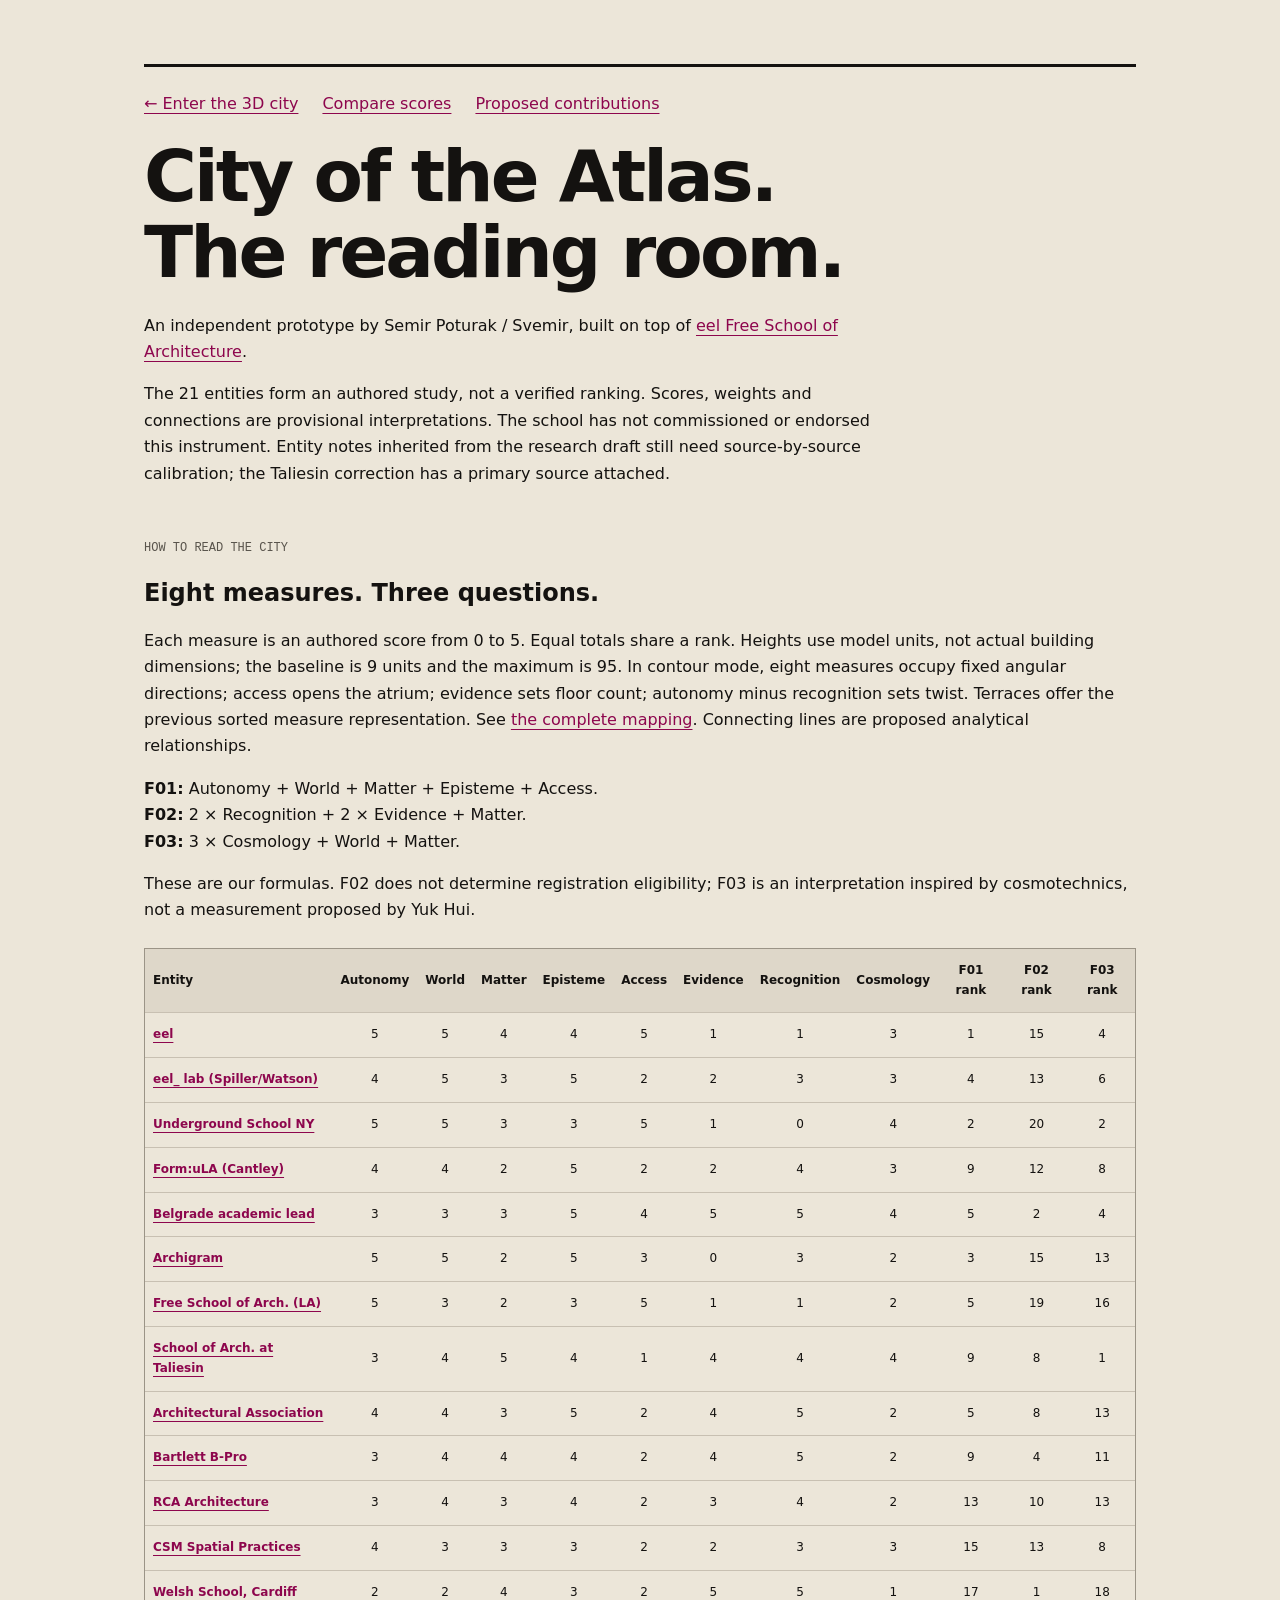
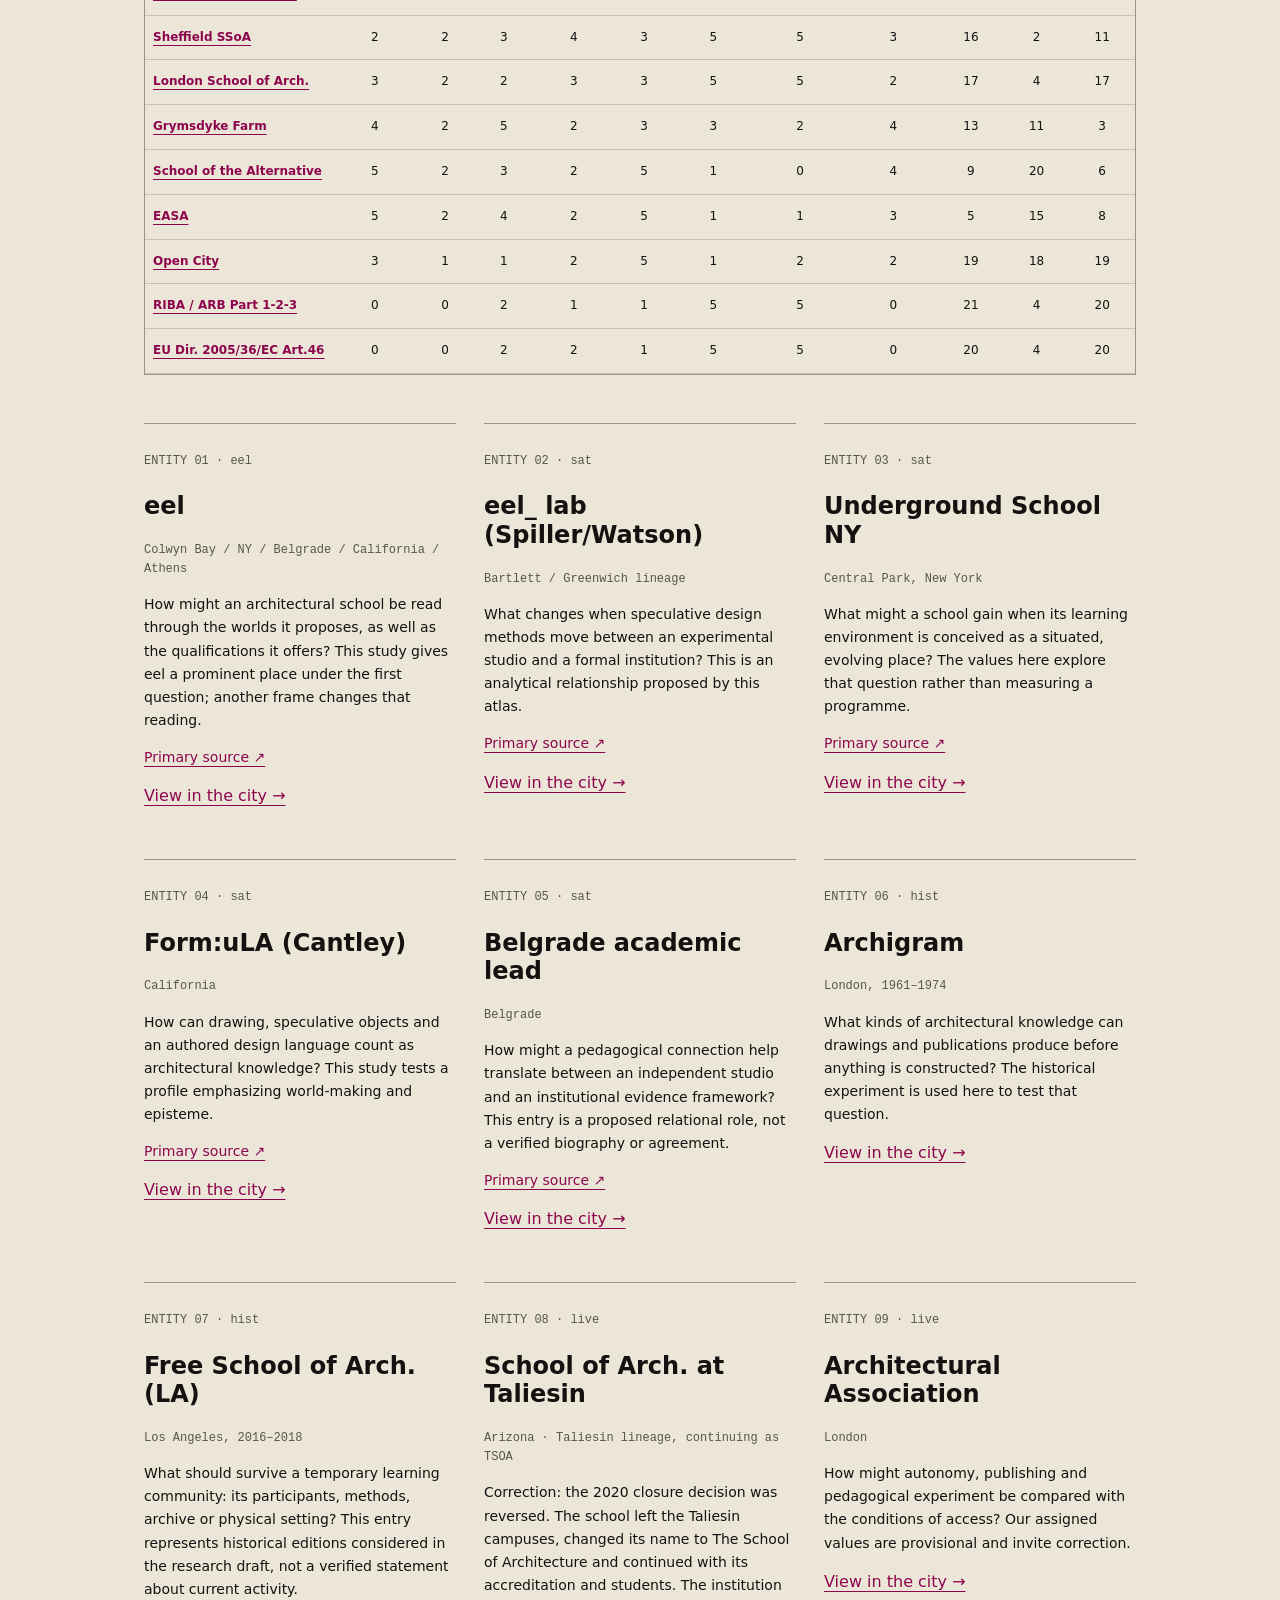
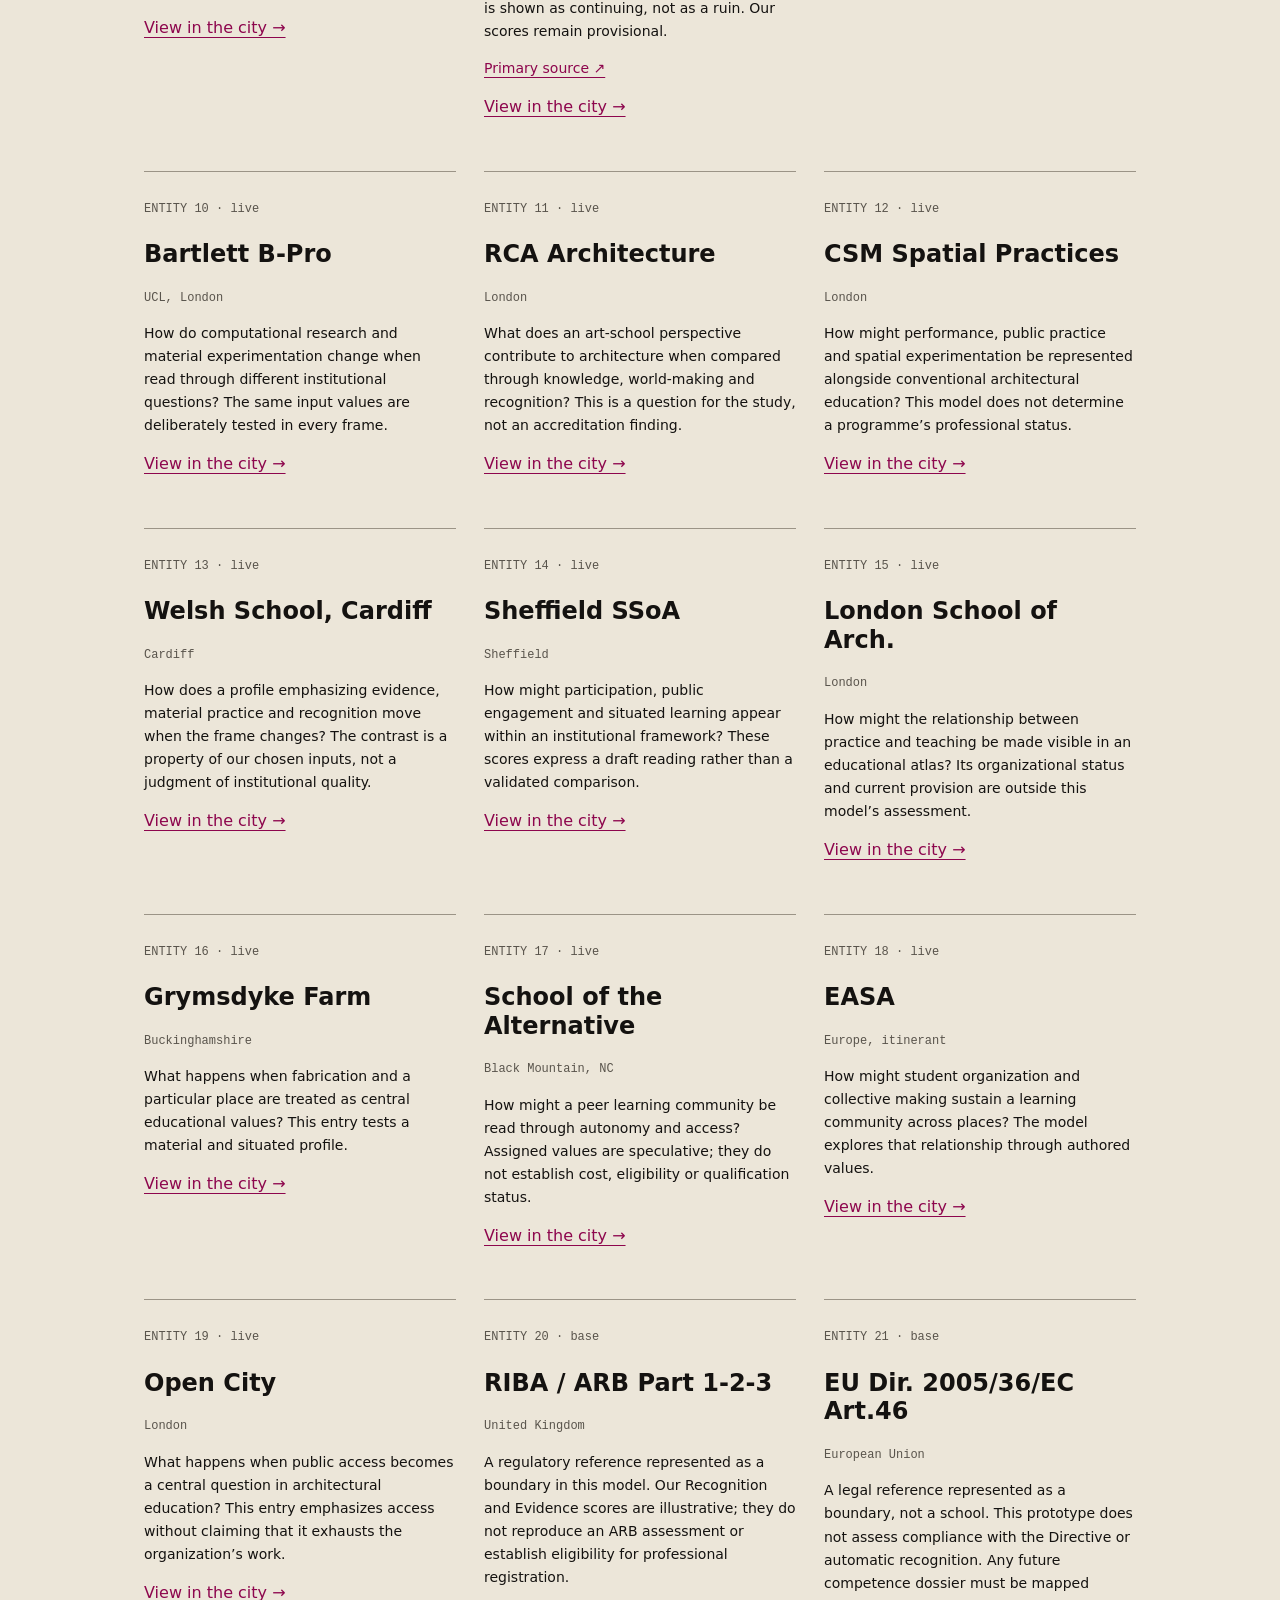
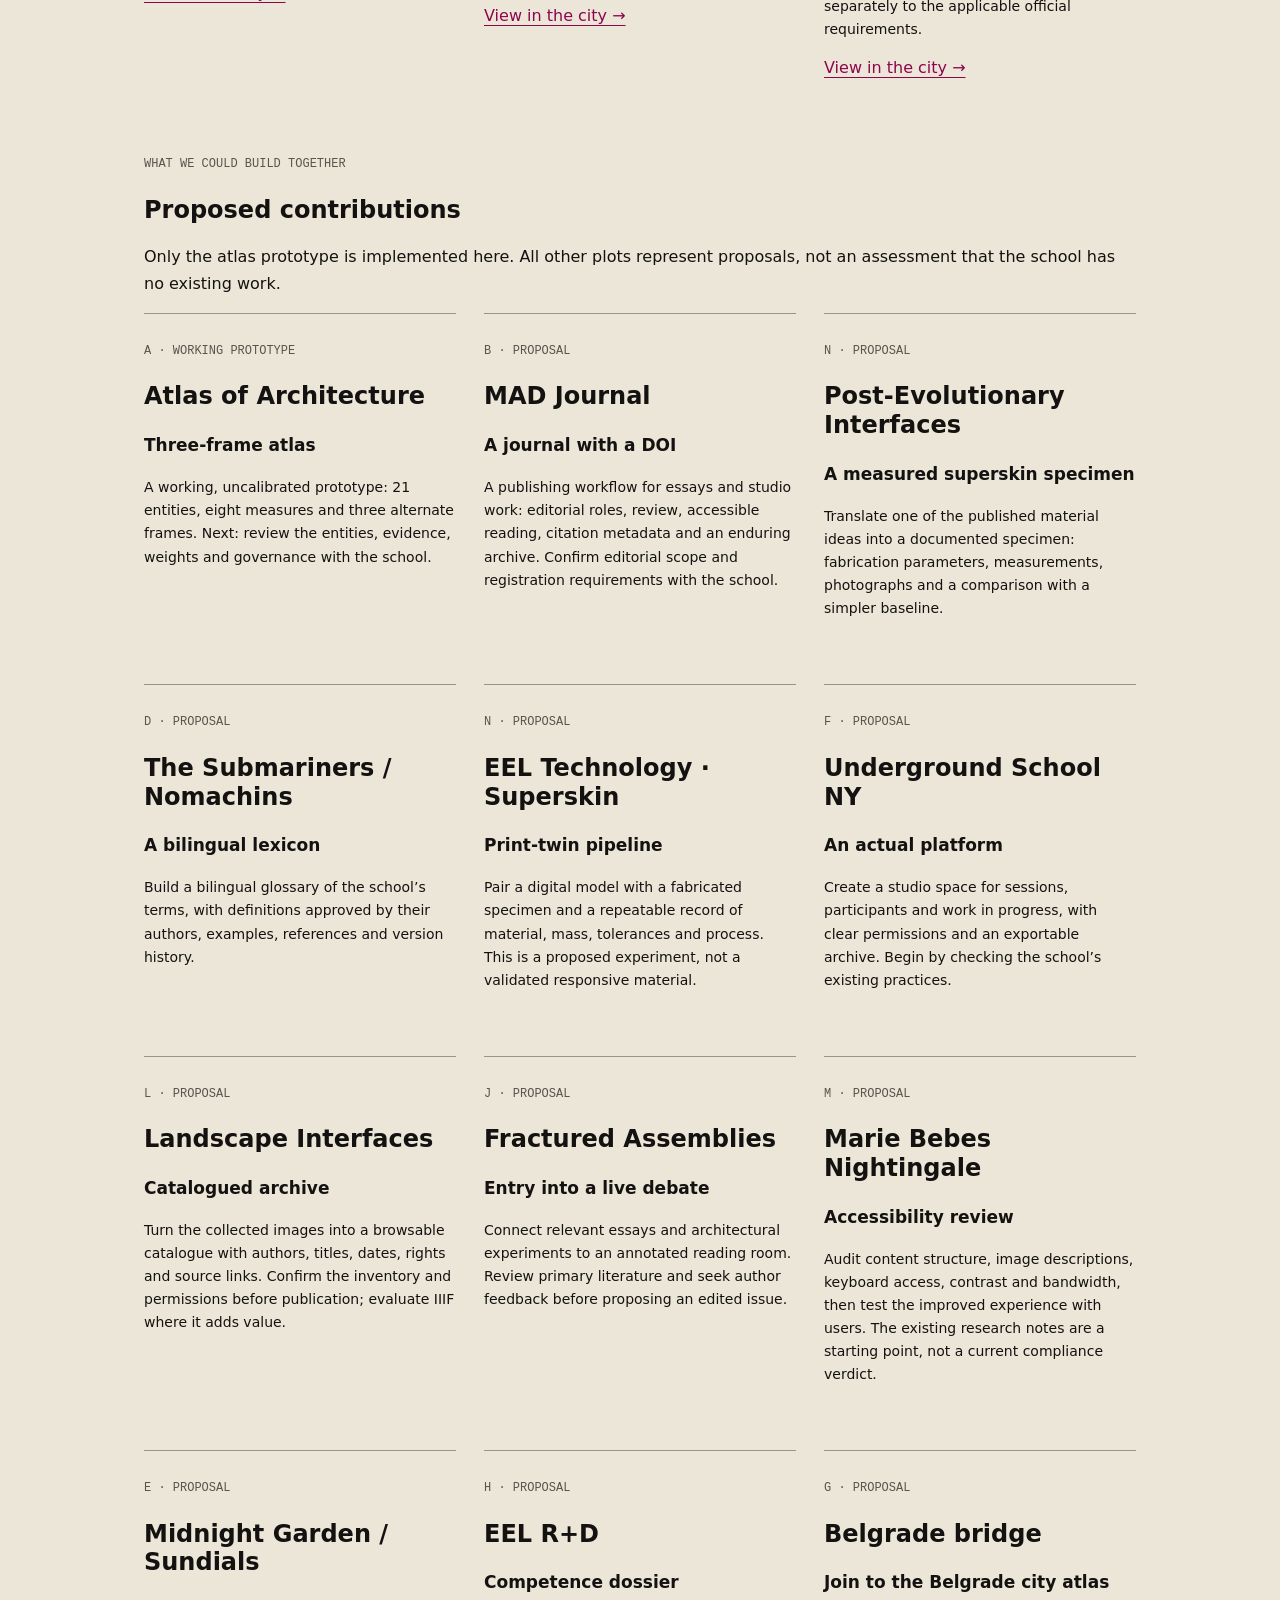
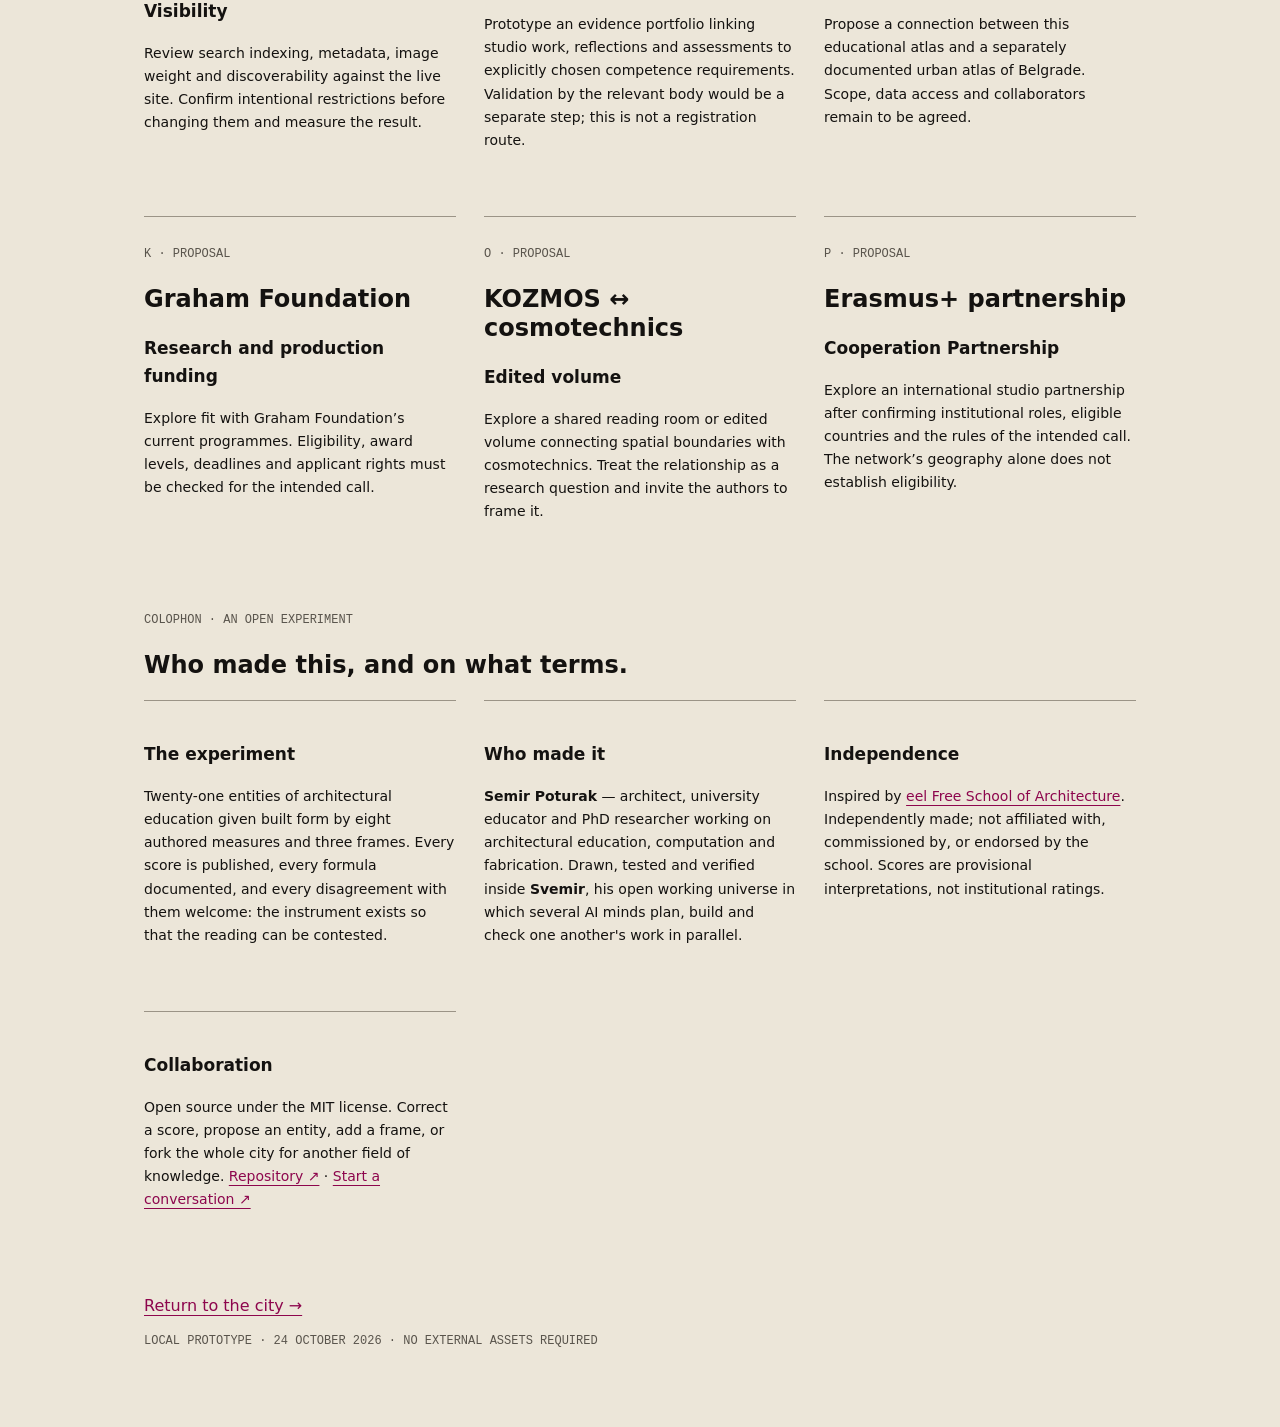
<file: atlas-table.html>
<!doctype html><html lang="en"><meta charset="utf-8"><meta name="viewport" content="width=device-width,initial-scale=1"><title>Atlas index — City of the Atlas</title><style>
*{box-sizing:border-box}html{scroll-behavior:smooth}body{margin:0;background:#ece6d9;color:#141210;font:16px/1.65 system-ui,sans-serif}main{max-width:1120px;margin:auto;padding:clamp(20px,5vw,72px)}a{color:#8d064d;text-underline-offset:4px}a:focus-visible{outline:2px solid currentColor;outline-offset:4px}header{border-top:3px solid #141210;padding-top:24px;margin-bottom:42px}h1{font-size:clamp(34px,6vw,72px);line-height:1.05;letter-spacing:-.04em;margin:22px 0}h2{line-height:1.2;font-size:24px}h3{font-size:17px}.key,.seat{font:12px/1.6 ui-monospace,Consolas,monospace;color:#59544c}.grid{display:grid;grid-template-columns:repeat(auto-fit,minmax(min(100%,290px),1fr));gap:28px}article{border-top:1px solid #9b9487;padding:22px 0;scroll-margin-top:20px}article p{font-size:14px}.scroll{overflow:auto;border:1px solid #9b9487;margin:24px 0 48px}table{border-collapse:collapse;min-width:800px;width:100%;font-size:12px}th,td{padding:12px 8px;border-bottom:1px solid #c8c0b2;text-align:center}th:first-child{text-align:left;min-width:180px}thead{background:#ded7c9}.intro{max-width:740px}nav{display:flex;gap:24px;flex-wrap:wrap}section{margin:46px 0}@media(prefers-reduced-motion:reduce){html{scroll-behavior:auto}}
</style><main><header><nav><a href="index.html">← Enter the 3D city</a><a href="#measures">Compare scores</a><a href="#contributions">Proposed contributions</a></nav><h1>City of the Atlas.<br>The reading room.</h1><div class="intro"><p>An independent prototype by Semir Poturak / Svemir, built on top of <a href="https://eelfreeschoolofarchitecture.com/">eel Free School of Architecture</a>.</p><p>The 21 entities form an authored study, not a verified ranking. Scores, weights and connections are provisional interpretations. The school has not commissioned or endorsed this instrument. Entity notes inherited from the research draft still need source-by-source calibration; the Taliesin correction has a primary source attached.</p></div></header><section id="measures"><span class="key">HOW TO READ THE CITY</span><h2>Eight measures. Three questions.</h2><p>Each measure is an authored score from 0 to 5. Equal totals share a rank. Heights use model units, not actual building dimensions; the baseline is 9 units and the maximum is 95. In contour mode, eight measures occupy fixed angular directions; access opens the atrium; evidence sets floor count; autonomy minus recognition sets twist. Terraces offer the previous sorted measure representation. See <a href="METHOD.md">the complete mapping</a>. Connecting lines are proposed analytical relationships.</p><p><b>F01:</b> Autonomy + World + Matter + Episteme + Access.<br><b>F02:</b> 2 × Recognition + 2 × Evidence + Matter.<br><b>F03:</b> 3 × Cosmology + World + Matter.</p><p>These are our formulas. F02 does not determine registration eligibility; F03 is an interpretation inspired by cosmotechnics, not a measurement proposed by Yuk Hui.</p><div class="scroll" tabindex="0" role="region" aria-label="Scores and ranks; scroll horizontally"><table><thead><tr><th>Entity</th><th scope="col">Autonomy</th><th scope="col">World</th><th scope="col">Matter</th><th scope="col">Episteme</th><th scope="col">Access</th><th scope="col">Evidence</th><th scope="col">Recognition</th><th scope="col">Cosmology</th><th scope="col">F01 rank</th><th scope="col">F02 rank</th><th scope="col">F03 rank</th></tr></thead><tbody><tr><th scope="row"><a href="#entity-0">eel</a></th><td>5</td><td>5</td><td>4</td><td>4</td><td>5</td><td>1</td><td>1</td><td>3</td><td>1</td><td>15</td><td>4</td></tr><tr><th scope="row"><a href="#entity-1">eel_ lab (Spiller/Watson)</a></th><td>4</td><td>5</td><td>3</td><td>5</td><td>2</td><td>2</td><td>3</td><td>3</td><td>4</td><td>13</td><td>6</td></tr><tr><th scope="row"><a href="#entity-2">Underground School NY</a></th><td>5</td><td>5</td><td>3</td><td>3</td><td>5</td><td>1</td><td>0</td><td>4</td><td>2</td><td>20</td><td>2</td></tr><tr><th scope="row"><a href="#entity-3">Form:uLA (Cantley)</a></th><td>4</td><td>4</td><td>2</td><td>5</td><td>2</td><td>2</td><td>4</td><td>3</td><td>9</td><td>12</td><td>8</td></tr><tr><th scope="row"><a href="#entity-4">Belgrade academic lead</a></th><td>3</td><td>3</td><td>3</td><td>5</td><td>4</td><td>5</td><td>5</td><td>4</td><td>5</td><td>2</td><td>4</td></tr><tr><th scope="row"><a href="#entity-5">Archigram</a></th><td>5</td><td>5</td><td>2</td><td>5</td><td>3</td><td>0</td><td>3</td><td>2</td><td>3</td><td>15</td><td>13</td></tr><tr><th scope="row"><a href="#entity-6">Free School of Arch. (LA)</a></th><td>5</td><td>3</td><td>2</td><td>3</td><td>5</td><td>1</td><td>1</td><td>2</td><td>5</td><td>19</td><td>16</td></tr><tr><th scope="row"><a href="#entity-7">School of Arch. at Taliesin</a></th><td>3</td><td>4</td><td>5</td><td>4</td><td>1</td><td>4</td><td>4</td><td>4</td><td>9</td><td>8</td><td>1</td></tr><tr><th scope="row"><a href="#entity-8">Architectural Association</a></th><td>4</td><td>4</td><td>3</td><td>5</td><td>2</td><td>4</td><td>5</td><td>2</td><td>5</td><td>8</td><td>13</td></tr><tr><th scope="row"><a href="#entity-9">Bartlett B-Pro</a></th><td>3</td><td>4</td><td>4</td><td>4</td><td>2</td><td>4</td><td>5</td><td>2</td><td>9</td><td>4</td><td>11</td></tr><tr><th scope="row"><a href="#entity-10">RCA Architecture</a></th><td>3</td><td>4</td><td>3</td><td>4</td><td>2</td><td>3</td><td>4</td><td>2</td><td>13</td><td>10</td><td>13</td></tr><tr><th scope="row"><a href="#entity-11">CSM Spatial Practices</a></th><td>4</td><td>3</td><td>3</td><td>3</td><td>2</td><td>2</td><td>3</td><td>3</td><td>15</td><td>13</td><td>8</td></tr><tr><th scope="row"><a href="#entity-12">Welsh School, Cardiff</a></th><td>2</td><td>2</td><td>4</td><td>3</td><td>2</td><td>5</td><td>5</td><td>1</td><td>17</td><td>1</td><td>18</td></tr><tr><th scope="row"><a href="#entity-13">Sheffield SSoA</a></th><td>2</td><td>2</td><td>3</td><td>4</td><td>3</td><td>5</td><td>5</td><td>3</td><td>16</td><td>2</td><td>11</td></tr><tr><th scope="row"><a href="#entity-14">London School of Arch.</a></th><td>3</td><td>2</td><td>2</td><td>3</td><td>3</td><td>5</td><td>5</td><td>2</td><td>17</td><td>4</td><td>17</td></tr><tr><th scope="row"><a href="#entity-15">Grymsdyke Farm</a></th><td>4</td><td>2</td><td>5</td><td>2</td><td>3</td><td>3</td><td>2</td><td>4</td><td>13</td><td>11</td><td>3</td></tr><tr><th scope="row"><a href="#entity-16">School of the Alternative</a></th><td>5</td><td>2</td><td>3</td><td>2</td><td>5</td><td>1</td><td>0</td><td>4</td><td>9</td><td>20</td><td>6</td></tr><tr><th scope="row"><a href="#entity-17">EASA</a></th><td>5</td><td>2</td><td>4</td><td>2</td><td>5</td><td>1</td><td>1</td><td>3</td><td>5</td><td>15</td><td>8</td></tr><tr><th scope="row"><a href="#entity-18">Open City</a></th><td>3</td><td>1</td><td>1</td><td>2</td><td>5</td><td>1</td><td>2</td><td>2</td><td>19</td><td>18</td><td>19</td></tr><tr><th scope="row"><a href="#entity-19">RIBA / ARB Part 1-2-3</a></th><td>0</td><td>0</td><td>2</td><td>1</td><td>1</td><td>5</td><td>5</td><td>0</td><td>21</td><td>4</td><td>20</td></tr><tr><th scope="row"><a href="#entity-20">EU Dir. 2005/36/EC Art.46</a></th><td>0</td><td>0</td><td>2</td><td>2</td><td>1</td><td>5</td><td>5</td><td>0</td><td>20</td><td>4</td><td>20</td></tr></tbody></table></div><div class="grid"><article id="entity-0"><span class="key">ENTITY 01 · eel</span><h2>eel</h2><p class="seat">Colwyn Bay / NY / Belgrade / California / Athens</p><p>How might an architectural school be read through the worlds it proposes, as well as the qualifications it offers? This study gives eel a prominent place under the first question; another frame changes that reading.</p><p><a href="https://eelfreeschoolofarchitecture.com/" rel="noopener" target="_blank">Primary source ↗</a></p><a href="index.html?e=0">View in the city →</a></article><article id="entity-1"><span class="key">ENTITY 02 · sat</span><h2>eel_ lab (Spiller/Watson)</h2><p class="seat">Bartlett / Greenwich lineage</p><p>What changes when speculative design methods move between an experimental studio and a formal institution? This is an analytical relationship proposed by this atlas.</p><p><a href="https://eelfreeschoolofarchitecture.com/" rel="noopener" target="_blank">Primary source ↗</a></p><a href="index.html?e=1">View in the city →</a></article><article id="entity-2"><span class="key">ENTITY 03 · sat</span><h2>Underground School NY</h2><p class="seat">Central Park, New York</p><p>What might a school gain when its learning environment is conceived as a situated, evolving place? The values here explore that question rather than measuring a programme.</p><p><a href="https://eelfreeschoolofarchitecture.com/" rel="noopener" target="_blank">Primary source ↗</a></p><a href="index.html?e=2">View in the city →</a></article><article id="entity-3"><span class="key">ENTITY 04 · sat</span><h2>Form:uLA (Cantley)</h2><p class="seat">California</p><p>How can drawing, speculative objects and an authored design language count as architectural knowledge? This study tests a profile emphasizing world-making and episteme.</p><p><a href="https://eelfreeschoolofarchitecture.com/" rel="noopener" target="_blank">Primary source ↗</a></p><a href="index.html?e=3">View in the city →</a></article><article id="entity-4"><span class="key">ENTITY 05 · sat</span><h2>Belgrade academic lead</h2><p class="seat">Belgrade</p><p>How might a pedagogical connection help translate between an independent studio and an institutional evidence framework? This entry is a proposed relational role, not a verified biography or agreement.</p><p><a href="https://eelfreeschoolofarchitecture.com/" rel="noopener" target="_blank">Primary source ↗</a></p><a href="index.html?e=4">View in the city →</a></article><article id="entity-5"><span class="key">ENTITY 06 · hist</span><h2>Archigram</h2><p class="seat">London, 1961–1974</p><p>What kinds of architectural knowledge can drawings and publications produce before anything is constructed? The historical experiment is used here to test that question.</p><a href="index.html?e=5">View in the city →</a></article><article id="entity-6"><span class="key">ENTITY 07 · hist</span><h2>Free School of Arch. (LA)</h2><p class="seat">Los Angeles, 2016–2018</p><p>What should survive a temporary learning community: its participants, methods, archive or physical setting? This entry represents historical editions considered in the research draft, not a verified statement about current activity.</p><a href="index.html?e=6">View in the city →</a></article><article id="entity-7"><span class="key">ENTITY 08 · live</span><h2>School of Arch. at Taliesin</h2><p class="seat">Arizona · Taliesin lineage, continuing as TSOA</p><p>Correction: the 2020 closure decision was reversed. The school left the Taliesin campuses, changed its name to The School of Architecture and continued with its accreditation and students. The institution is shown as continuing, not as a ruin. Our scores remain provisional.</p><p><a href="https://www.tsoa.edu/news/new-home-for-school-of-architecture" rel="noopener" target="_blank">Primary source ↗</a></p><a href="index.html?e=7">View in the city →</a></article><article id="entity-8"><span class="key">ENTITY 09 · live</span><h2>Architectural Association</h2><p class="seat">London</p><p>How might autonomy, publishing and pedagogical experiment be compared with the conditions of access? Our assigned values are provisional and invite correction.</p><a href="index.html?e=8">View in the city →</a></article><article id="entity-9"><span class="key">ENTITY 10 · live</span><h2>Bartlett B-Pro</h2><p class="seat">UCL, London</p><p>How do computational research and material experimentation change when read through different institutional questions? The same input values are deliberately tested in every frame.</p><a href="index.html?e=9">View in the city →</a></article><article id="entity-10"><span class="key">ENTITY 11 · live</span><h2>RCA Architecture</h2><p class="seat">London</p><p>What does an art-school perspective contribute to architecture when compared through knowledge, world-making and recognition? This is a question for the study, not an accreditation finding.</p><a href="index.html?e=10">View in the city →</a></article><article id="entity-11"><span class="key">ENTITY 12 · live</span><h2>CSM Spatial Practices</h2><p class="seat">London</p><p>How might performance, public practice and spatial experimentation be represented alongside conventional architectural education? This model does not determine a programme’s professional status.</p><a href="index.html?e=11">View in the city →</a></article><article id="entity-12"><span class="key">ENTITY 13 · live</span><h2>Welsh School, Cardiff</h2><p class="seat">Cardiff</p><p>How does a profile emphasizing evidence, material practice and recognition move when the frame changes? The contrast is a property of our chosen inputs, not a judgment of institutional quality.</p><a href="index.html?e=12">View in the city →</a></article><article id="entity-13"><span class="key">ENTITY 14 · live</span><h2>Sheffield SSoA</h2><p class="seat">Sheffield</p><p>How might participation, public engagement and situated learning appear within an institutional framework? These scores express a draft reading rather than a validated comparison.</p><a href="index.html?e=13">View in the city →</a></article><article id="entity-14"><span class="key">ENTITY 15 · live</span><h2>London School of Arch.</h2><p class="seat">London</p><p>How might the relationship between practice and teaching be made visible in an educational atlas? Its organizational status and current provision are outside this model’s assessment.</p><a href="index.html?e=14">View in the city →</a></article><article id="entity-15"><span class="key">ENTITY 16 · live</span><h2>Grymsdyke Farm</h2><p class="seat">Buckinghamshire</p><p>What happens when fabrication and a particular place are treated as central educational values? This entry tests a material and situated profile.</p><a href="index.html?e=15">View in the city →</a></article><article id="entity-16"><span class="key">ENTITY 17 · live</span><h2>School of the Alternative</h2><p class="seat">Black Mountain, NC</p><p>How might a peer learning community be read through autonomy and access? Assigned values are speculative; they do not establish cost, eligibility or qualification status.</p><a href="index.html?e=16">View in the city →</a></article><article id="entity-17"><span class="key">ENTITY 18 · live</span><h2>EASA</h2><p class="seat">Europe, itinerant</p><p>How might student organization and collective making sustain a learning community across places? The model explores that relationship through authored values.</p><a href="index.html?e=17">View in the city →</a></article><article id="entity-18"><span class="key">ENTITY 19 · live</span><h2>Open City</h2><p class="seat">London</p><p>What happens when public access becomes a central question in architectural education? This entry emphasizes access without claiming that it exhausts the organization’s work.</p><a href="index.html?e=18">View in the city →</a></article><article id="entity-19"><span class="key">ENTITY 20 · base</span><h2>RIBA / ARB Part 1-2-3</h2><p class="seat">United Kingdom</p><p>A regulatory reference represented as a boundary in this model. Our Recognition and Evidence scores are illustrative; they do not reproduce an ARB assessment or establish eligibility for professional registration.</p><a href="index.html?e=19">View in the city →</a></article><article id="entity-20"><span class="key">ENTITY 21 · base</span><h2>EU Dir. 2005/36/EC Art.46</h2><p class="seat">European Union</p><p>A legal reference represented as a boundary, not a school. This prototype does not assess compliance with the Directive or automatic recognition. Any future competence dossier must be mapped separately to the applicable official requirements.</p><a href="index.html?e=20">View in the city →</a></article></div></section><section id="contributions"><span class="key">WHAT WE COULD BUILD TOGETHER</span><h2>Proposed contributions</h2><p>Only the atlas prototype is implemented here. All other plots represent proposals, not an assessment that the school has no existing work.</p><div class="grid"><article><span class="key">A · WORKING PROTOTYPE</span><h2>Atlas of Architecture</h2><h3>Three-frame atlas</h3><p>A working, uncalibrated prototype: 21 entities, eight measures and three alternate frames. Next: review the entities, evidence, weights and governance with the school.</p></article><article><span class="key">B · PROPOSAL</span><h2>MAD Journal</h2><h3>A journal with a DOI</h3><p>A publishing workflow for essays and studio work: editorial roles, review, accessible reading, citation metadata and an enduring archive. Confirm editorial scope and registration requirements with the school.</p></article><article><span class="key">N · PROPOSAL</span><h2>Post-Evolutionary Interfaces</h2><h3>A measured superskin specimen</h3><p>Translate one of the published material ideas into a documented specimen: fabrication parameters, measurements, photographs and a comparison with a simpler baseline.</p></article><article><span class="key">D · PROPOSAL</span><h2>The Submariners / Nomachins</h2><h3>A bilingual lexicon</h3><p>Build a bilingual glossary of the school’s terms, with definitions approved by their authors, examples, references and version history.</p></article><article><span class="key">N · PROPOSAL</span><h2>EEL Technology · Superskin</h2><h3>Print-twin pipeline</h3><p>Pair a digital model with a fabricated specimen and a repeatable record of material, mass, tolerances and process. This is a proposed experiment, not a validated responsive material.</p></article><article><span class="key">F · PROPOSAL</span><h2>Underground School NY</h2><h3>An actual platform</h3><p>Create a studio space for sessions, participants and work in progress, with clear permissions and an exportable archive. Begin by checking the school’s existing practices.</p></article><article><span class="key">L · PROPOSAL</span><h2>Landscape Interfaces</h2><h3>Catalogued archive</h3><p>Turn the collected images into a browsable catalogue with authors, titles, dates, rights and source links. Confirm the inventory and permissions before publication; evaluate IIIF where it adds value.</p></article><article><span class="key">J · PROPOSAL</span><h2>Fractured Assemblies</h2><h3>Entry into a live debate</h3><p>Connect relevant essays and architectural experiments to an annotated reading room. Review primary literature and seek author feedback before proposing an edited issue.</p></article><article><span class="key">M · PROPOSAL</span><h2>Marie Bebes Nightingale</h2><h3>Accessibility review</h3><p>Audit content structure, image descriptions, keyboard access, contrast and bandwidth, then test the improved experience with users. The existing research notes are a starting point, not a current compliance verdict.</p></article><article><span class="key">E · PROPOSAL</span><h2>Midnight Garden / Sundials</h2><h3>Visibility</h3><p>Review search indexing, metadata, image weight and discoverability against the live site. Confirm intentional restrictions before changing them and measure the result.</p></article><article><span class="key">H · PROPOSAL</span><h2>EEL R+D</h2><h3>Competence dossier</h3><p>Prototype an evidence portfolio linking studio work, reflections and assessments to explicitly chosen competence requirements. Validation by the relevant body would be a separate step; this is not a registration route.</p></article><article><span class="key">G · PROPOSAL</span><h2>Belgrade bridge</h2><h3>Join to the Belgrade city atlas</h3><p>Propose a connection between this educational atlas and a separately documented urban atlas of Belgrade. Scope, data access and collaborators remain to be agreed.</p></article><article><span class="key">K · PROPOSAL</span><h2>Graham Foundation</h2><h3>Research and production funding</h3><p>Explore fit with Graham Foundation’s current programmes. Eligibility, award levels, deadlines and applicant rights must be checked for the intended call.</p></article><article><span class="key">O · PROPOSAL</span><h2>KOZMOS ↔ cosmotechnics</h2><h3>Edited volume</h3><p>Explore a shared reading room or edited volume connecting spatial boundaries with cosmotechnics. Treat the relationship as a research question and invite the authors to frame it.</p></article><article><span class="key">P · PROPOSAL</span><h2>Erasmus+ partnership</h2><h3>Cooperation Partnership</h3><p>Explore an international studio partnership after confirming institutional roles, eligible countries and the rules of the intended call. The network’s geography alone does not establish eligibility.</p></article></div></section><section id="colophon"><span class="key">COLOPHON · AN OPEN EXPERIMENT</span><h2>Who made this, and on what terms.</h2><div class="grid"><article><h3>The experiment</h3><p>Twenty-one entities of architectural education given built form by eight authored measures and three frames. Every score is published, every formula documented, and every disagreement with them welcome: the instrument exists so that the reading can be contested.</p></article><article><h3>Who made it</h3><p><b>Semir Poturak</b> — architect, university educator and PhD researcher working on architectural education, computation and fabrication. Drawn, tested and verified inside <b>Svemir</b>, his open working universe in which several AI minds plan, build and check one another's work in parallel.</p></article><article><h3>Independence</h3><p>Inspired by <a href="https://eelfreeschoolofarchitecture.com/">eel Free School of Architecture</a>. Independently made; not affiliated with, commissioned by, or endorsed by the school. Scores are provisional interpretations, not institutional ratings.</p></article><article><h3>Collaboration</h3><p>Open source under the MIT license. Correct a score, propose an entity, add a frame, or fork the whole city for another field of knowledge. <a href="https://github.com/3esign/city-of-the-atlas">Repository ↗</a> · <a href="https://github.com/3esign/city-of-the-atlas/issues">Start a conversation ↗</a></p></article></div></section><footer><a href="index.html">Return to the city →</a><p class="key">LOCAL PROTOTYPE · 24 OCTOBER 2026 · NO EXTERNAL ASSETS REQUIRED</p></footer></main></html>
</file>
